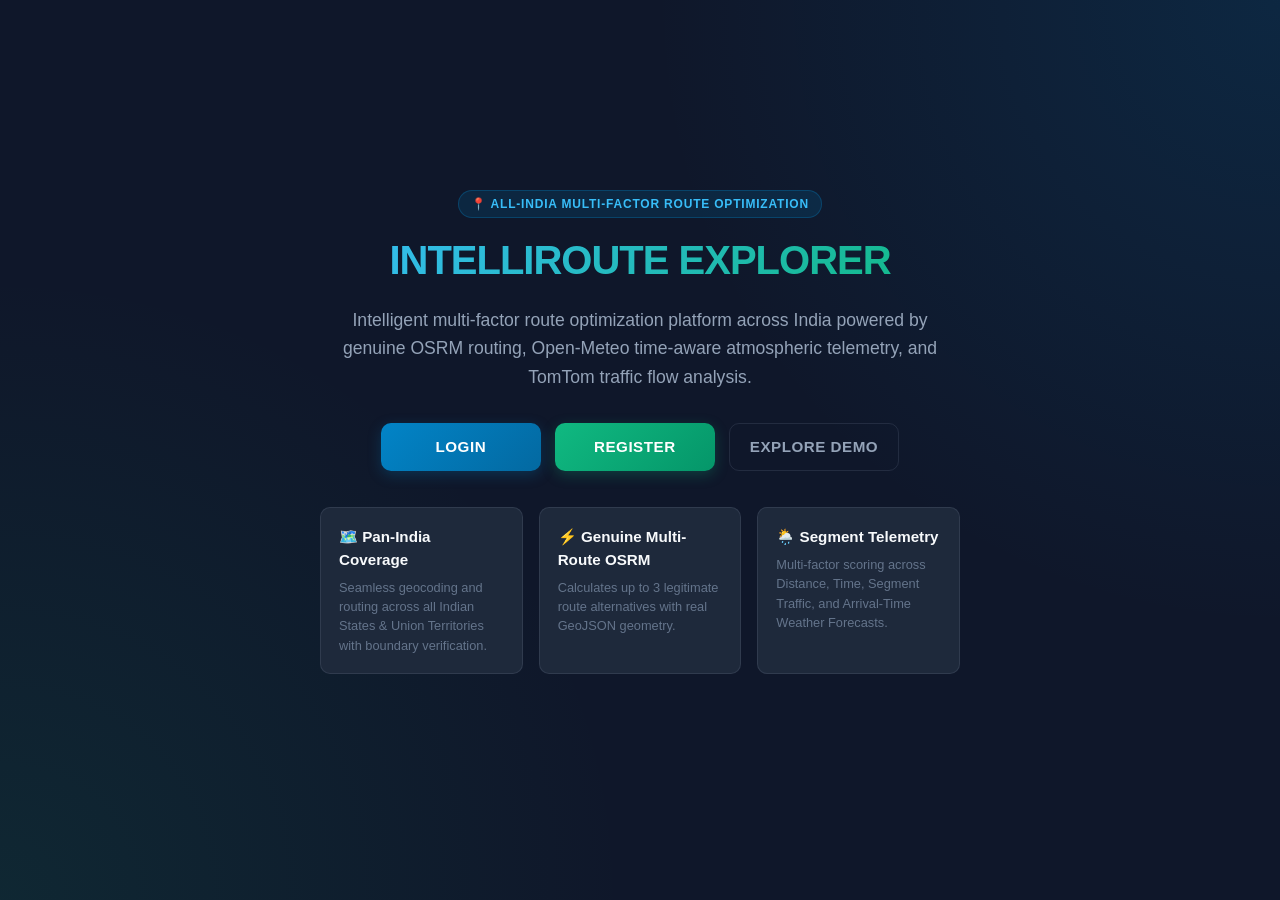
<file: target/classes/static/index.html>
<!DOCTYPE html>
<html lang="en">
<head>
  <meta charset="UTF-8">
  <meta name="viewport" content="width=device-width, initial-scale=1.0">
  <title>IntelliRoute Explorer - Intelligent Route Optimization</title>
  <link rel="stylesheet" href="css/style.css">
  <link rel="stylesheet" href="css/auth.css">
  <style>
    .hero-container {
      max-width: 680px;
      text-align: center;
      margin: 0 auto;
      padding: 60px 20px;
    }
    .hero-title {
      font-size: 2.5rem;
      font-weight: 800;
      letter-spacing: -1px;
      margin-bottom: 16px;
      background: linear-gradient(135deg, #38bdf8 0%, #10b981 100%);
      -webkit-background-clip: text;
      -webkit-text-fill-color: transparent;
    }
    .hero-desc {
      color: var(--text-secondary);
      font-size: 1.1rem;
      margin-bottom: 32px;
      line-height: 1.6;
    }
    .hero-features {
      display: grid;
      grid-template-columns: repeat(auto-fit, minmax(200px, 1fr));
      gap: 16px;
      margin: 36px 0;
      text-align: left;
    }
    .feature-card {
      background: var(--bg-surface);
      border: 1px solid var(--border-color);
      border-radius: var(--radius-md);
      padding: 18px;
    }
    .feature-card h4 {
      color: var(--text-primary);
      margin-bottom: 6px;
      font-size: 0.95rem;
    }
    .feature-card p {
      color: var(--text-muted);
      font-size: 0.8rem;
    }
    .hero-buttons {
      display: flex;
      gap: 14px;
      justify-content: center;
      flex-wrap: wrap;
    }
  </style>
</head>
<body>
  <div class="auth-wrapper">
    <div class="hero-container">
      <div class="brand-badge">📍 ALL-INDIA MULTI-FACTOR ROUTE OPTIMIZATION</div>
      <h1 class="hero-title">INTELLIROUTE EXPLORER</h1>
      <p class="hero-desc">
        Intelligent multi-factor route optimization platform across India powered by genuine OSRM routing, Open-Meteo time-aware atmospheric telemetry, and TomTom traffic flow analysis.
      </p>

      <div class="hero-buttons">
        <a href="login.html" class="btn btn-primary" style="min-width: 160px;">LOGIN</a>
        <a href="register.html" class="btn btn-accent" style="min-width: 160px;">REGISTER</a>
        <a href="dashboard.html" class="btn btn-outline" style="min-width: 160px;">EXPLORE DEMO</a>
      </div>

      <div class="hero-features">
        <div class="feature-card">
          <h4>🗺️ Pan-India Coverage</h4>
          <p>Seamless geocoding and routing across all Indian States & Union Territories with boundary verification.</p>
        </div>
        <div class="feature-card">
          <h4>⚡ Genuine Multi-Route OSRM</h4>
          <p>Calculates up to 3 legitimate route alternatives with real GeoJSON geometry.</p>
        </div>
        <div class="feature-card">
          <h4>🌦️ Segment Telemetry</h4>
          <p>Multi-factor scoring across Distance, Time, Segment Traffic, and Arrival-Time Weather Forecasts.</p>
        </div>
      </div>
    </div>
  </div>

  <script src="js/auth.js"></script>
  <script>
    document.addEventListener('DOMContentLoaded', () => {
      if (Auth.isAuthenticated()) {
        window.location.href = 'dashboard.html';
      }
    });
  </script>
</body>
</html>
</file>
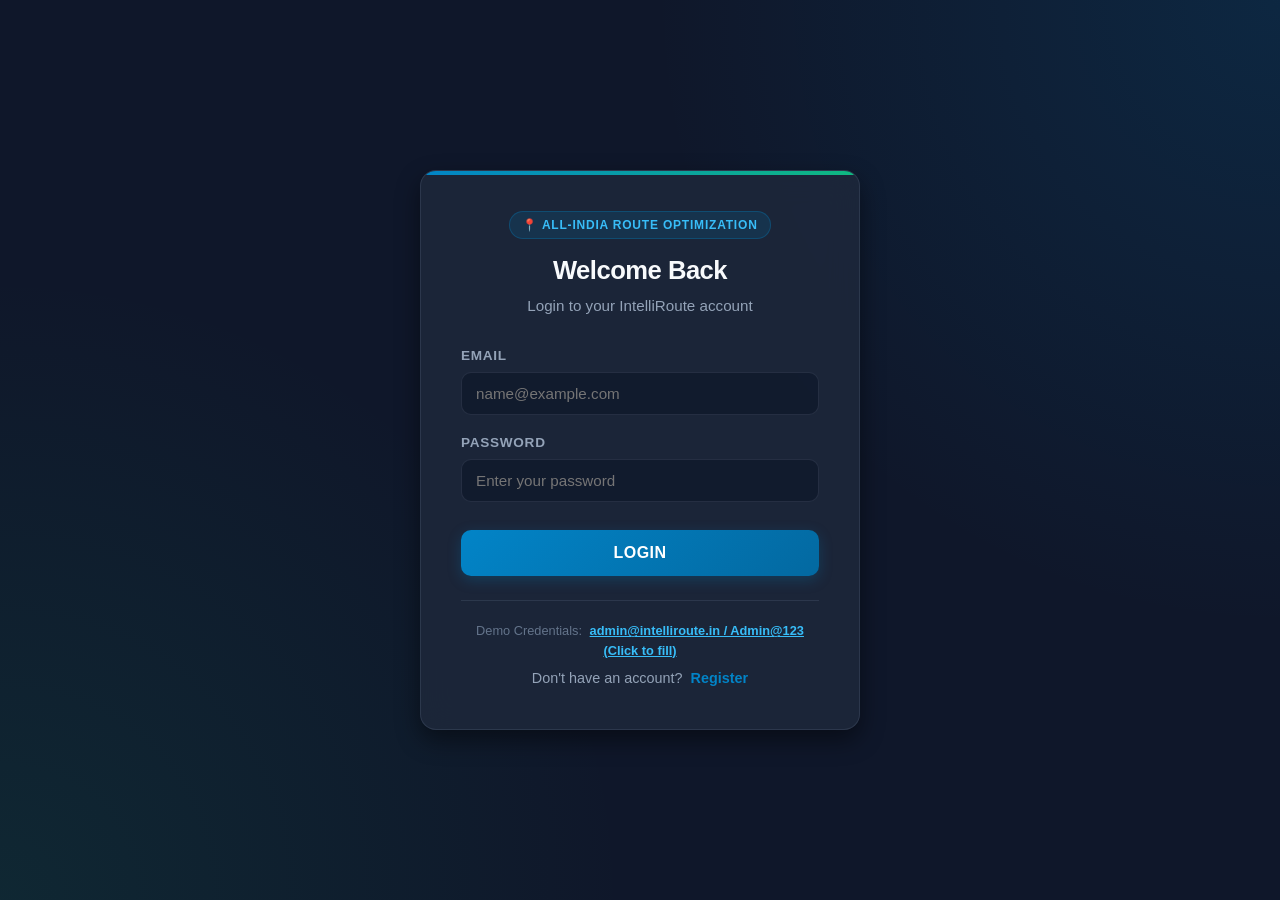
<file: target/classes/static/login.html>
<!DOCTYPE html>
<html lang="en">
<head>
  <meta charset="UTF-8">
  <meta name="viewport" content="width=device-width, initial-scale=1.0">
  <title>Login - IntelliRoute Explorer</title>
  <link rel="stylesheet" href="css/style.css">
  <link rel="stylesheet" href="css/auth.css">
</head>
<body>
  <div class="auth-wrapper">
    <div class="auth-card">
      <div class="auth-header">
        <div class="brand-badge">📍 ALL-INDIA ROUTE OPTIMIZATION</div>
        <h1 class="auth-title">Welcome Back</h1>
        <p class="auth-subtitle">Login to your IntelliRoute account</p>
      </div>

      <div id="alertBox" class="alert" style="display: none;"></div>

      <form id="loginForm" class="auth-form">
        <div class="form-group">
          <label class="form-label" for="email">Email</label>
          <input type="email" id="email" class="form-input" placeholder="name@example.com" required autocomplete="email">
        </div>

        <div class="form-group">
          <label class="form-label" for="password">Password</label>
          <input type="password" id="password" class="form-input" placeholder="Enter your password" required autocomplete="current-password">
        </div>

        <button type="submit" id="submitBtn" class="btn btn-primary btn-submit">
          LOGIN
        </button>
      </form>

      <div class="auth-footer">
        <div style="margin-bottom: 8px; font-size: 0.8rem; color: var(--text-muted);">
          Demo Credentials: <a href="javascript:void(0)" onclick="document.getElementById('email').value='admin@intelliroute.in';document.getElementById('password').value='Admin@123';" style="color: #38bdf8; text-decoration: underline;">admin@intelliroute.in / Admin@123 (Click to fill)</a>
        </div>
        Don't have an account? <a href="register.html">Register</a>
      </div>
    </div>
  </div>

  <script src="js/auth.js"></script>
</body>
</html>
</file>
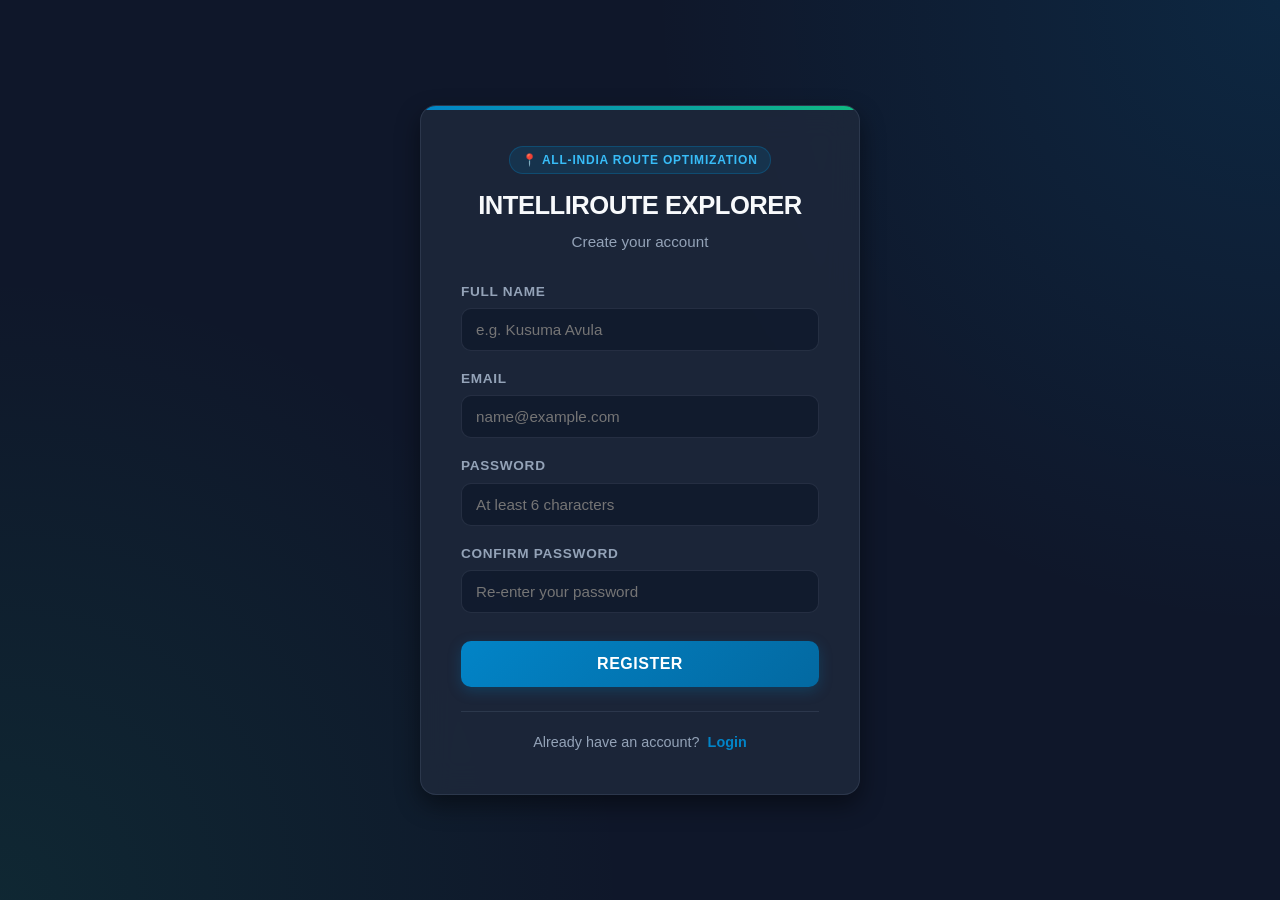
<file: target/classes/static/register.html>
<!DOCTYPE html>
<html lang="en">
<head>
  <meta charset="UTF-8">
  <meta name="viewport" content="width=device-width, initial-scale=1.0">
  <title>Register - IntelliRoute Explorer</title>
  <link rel="stylesheet" href="css/style.css">
  <link rel="stylesheet" href="css/auth.css">
</head>
<body>
  <div class="auth-wrapper">
    <div class="auth-card">
      <div class="auth-header">
        <div class="brand-badge">📍 ALL-INDIA ROUTE OPTIMIZATION</div>
        <h1 class="auth-title">INTELLIROUTE EXPLORER</h1>
        <p class="auth-subtitle">Create your account</p>
      </div>

      <div id="alertBox" class="alert" style="display: none;"></div>

      <form id="registerForm" class="auth-form">
        <div class="form-group">
          <label class="form-label" for="name">Full Name</label>
          <input type="text" id="name" class="form-input" placeholder="e.g. Kusuma Avula" required autocomplete="name">
        </div>

        <div class="form-group">
          <label class="form-label" for="email">Email</label>
          <input type="email" id="email" class="form-input" placeholder="name@example.com" required autocomplete="email">
        </div>

        <div class="form-group">
          <label class="form-label" for="password">Password</label>
          <input type="password" id="password" class="form-input" placeholder="At least 6 characters" required autocomplete="new-password">
        </div>

        <div class="form-group">
          <label class="form-label" for="confirmPassword">Confirm Password</label>
          <input type="password" id="confirmPassword" class="form-input" placeholder="Re-enter your password" required autocomplete="new-password">
        </div>

        <button type="submit" id="submitBtn" class="btn btn-primary btn-submit">
          REGISTER
        </button>
      </form>

      <div class="auth-footer">
        Already have an account? <a href="login.html">Login</a>
      </div>
    </div>
  </div>

  <script src="js/auth.js"></script>
</body>
</html>
</file>
<file: target/classes/static/css/style.css>
/* IntelliRoute Explorer - Modern Design System */
:root {
  --primary: #0284c7;
  --primary-hover: #0369a1;
  --primary-glow: rgba(2, 132, 199, 0.25);
  --accent: #10b981;
  --accent-hover: #059669;
  --accent-glow: rgba(16, 185, 129, 0.25);
  --warning: #f59e0b;
  --danger: #ef4444;
  --info: #3b82f6;

  --bg-dark: #0f172a;
  --bg-surface: #1e293b;
  --bg-surface-elevated: #334155;
  --bg-card: rgba(30, 41, 59, 0.85);

  --text-primary: #f8fafc;
  --text-secondary: #94a3b8;
  --text-muted: #64748b;

  --border-color: rgba(148, 163, 184, 0.15);
  --border-focus: rgba(2, 132, 199, 0.5);

  --radius-sm: 6px;
  --radius-md: 10px;
  --radius-lg: 16px;
  --radius-full: 9999px;

  --shadow-sm: 0 1px 3px rgba(0, 0, 0, 0.3);
  --shadow-md: 0 4px 12px rgba(0, 0, 0, 0.35);
  --shadow-lg: 0 10px 25px rgba(0, 0, 0, 0.45);
  --shadow-glow: 0 0 20px rgba(2, 132, 199, 0.3);

  --transition-fast: 0.15s ease;
  --transition-normal: 0.25s ease;
}

* {
  box-sizing: border-box;
  margin: 0;
  padding: 0;
}

body {
  font-family: 'Segoe UI', -apple-system, BlinkMacSystemFont, Roboto, Helvetica, Arial, sans-serif;
  background-color: var(--bg-dark);
  color: var(--text-primary);
  min-height: 100vh;
  line-height: 1.5;
  -webkit-font-smoothing: antialiased;
}

a {
  color: var(--primary);
  text-decoration: none;
  transition: color var(--transition-fast);
}

a:hover {
  color: #38bdf8;
  text-decoration: underline;
}

/* Button styles */
.btn {
  display: inline-flex;
  align-items: center;
  justify-content: center;
  gap: 8px;
  padding: 12px 20px;
  font-size: 0.95rem;
  font-weight: 600;
  border-radius: var(--radius-md);
  border: none;
  cursor: pointer;
  transition: all var(--transition-normal);
  text-transform: uppercase;
  letter-spacing: 0.5px;
}

.btn-primary {
  background: linear-gradient(135deg, #0284c7 0%, #0369a1 100%);
  color: #ffffff;
  box-shadow: 0 4px 14px var(--primary-glow);
}

.btn-primary:hover {
  background: linear-gradient(135deg, #0369a1 0%, #075985 100%);
  transform: translateY(-1px);
  box-shadow: 0 6px 18px var(--primary-glow);
}

.btn-accent {
  background: linear-gradient(135deg, #10b981 0%, #059669 100%);
  color: #ffffff;
  box-shadow: 0 4px 14px var(--accent-glow);
}

.btn-accent:hover {
  background: linear-gradient(135deg, #059669 0%, #047857 100%);
  transform: translateY(-1px);
  box-shadow: 0 6px 18px var(--accent-glow);
}

.btn-outline {
  background: transparent;
  border: 1px solid var(--border-color);
  color: var(--text-secondary);
}

.btn-outline:hover {
  border-color: var(--primary);
  color: var(--text-primary);
  background: rgba(2, 132, 199, 0.1);
}

.btn:disabled {
  opacity: 0.5;
  cursor: not-allowed;
  transform: none !important;
}

/* Form inputs */
.form-group {
  margin-bottom: 18px;
  position: relative;
}

.form-label {
  display: block;
  font-size: 0.85rem;
  font-weight: 600;
  text-transform: uppercase;
  letter-spacing: 0.7px;
  color: var(--text-secondary);
  margin-bottom: 6px;
}

.form-input, .form-select {
  width: 100%;
  padding: 12px 14px;
  background-color: rgba(15, 23, 42, 0.7);
  border: 1px solid var(--border-color);
  border-radius: var(--radius-md);
  color: var(--text-primary);
  font-size: 0.95rem;
  transition: border-color var(--transition-fast), box-shadow var(--transition-fast);
}

.form-input:focus, .form-select:focus {
  outline: none;
  border-color: var(--primary);
  box-shadow: 0 0 0 3px var(--primary-glow);
  background-color: rgba(15, 23, 42, 0.95);
}

.form-select {
  cursor: pointer;
  appearance: none;
  background-image: url("data:image/svg+xml;charset=UTF-8,%3csvg xmlns='http://www.w3.org/2000/svg' viewBox='0 0 24 24' fill='none' stroke='%2394a3b8' stroke-width='2' stroke-linecap='round' stroke-linejoin='round'%3e%3cpolyline points='6 9 12 15 18 9'%3e%3c/polyline%3e%3c/svg%3e");
  background-repeat: no-repeat;
  background-position: right 14px center;
  background-size: 16px;
  padding-right: 40px;
}

/* Badges */
.badge {
  display: inline-flex;
  align-items: center;
  gap: 5px;
  padding: 4px 10px;
  font-size: 0.75rem;
  font-weight: 700;
  border-radius: var(--radius-full);
  text-transform: uppercase;
  letter-spacing: 0.5px;
}

.badge-success {
  background: rgba(16, 185, 129, 0.15);
  color: #34d399;
  border: 1px solid rgba(16, 185, 129, 0.3);
}

.badge-warning {
  background: rgba(245, 158, 11, 0.15);
  color: #fbbf24;
  border: 1px solid rgba(245, 158, 11, 0.3);
}

.badge-danger {
  background: rgba(239, 68, 68, 0.15);
  color: #f87171;
  border: 1px solid rgba(239, 68, 68, 0.3);
}

.badge-info {
  background: rgba(59, 130, 246, 0.15);
  color: #60a5fa;
  border: 1px solid rgba(59, 130, 246, 0.3);
}

.badge-ap {
  background: linear-gradient(135deg, rgba(2, 132, 199, 0.2), rgba(16, 185, 129, 0.2));
  color: #38bdf8;
  border: 1px solid rgba(2, 132, 199, 0.35);
}

/* Alerts */
.alert {
  padding: 12px 16px;
  border-radius: var(--radius-md);
  font-size: 0.9rem;
  margin-bottom: 16px;
  display: flex;
  align-items: center;
  gap: 10px;
}

.alert-danger {
  background: rgba(239, 68, 68, 0.15);
  border: 1px solid rgba(239, 68, 68, 0.3);
  color: #fca5a5;
}

.alert-success {
  background: rgba(16, 185, 129, 0.15);
  border: 1px solid rgba(16, 185, 129, 0.3);
  color: #6ee7b7;
}

.alert-info {
  background: rgba(59, 130, 246, 0.15);
  border: 1px solid rgba(59, 130, 246, 0.3);
  color: #93c5fd;
}
</file>
<file: target/classes/static/css/auth.css>
/* Auth Pages Styling */
.auth-wrapper {
  display: flex;
  align-items: center;
  justify-content: center;
  min-height: 100vh;
  padding: 24px;
  background: radial-gradient(circle at top right, rgba(2, 132, 199, 0.15), transparent 40%),
              radial-gradient(circle at bottom left, rgba(16, 185, 129, 0.1), transparent 40%),
              var(--bg-dark);
}

.auth-card {
  width: 100%;
  max-width: 440px;
  background: var(--bg-card);
  backdrop-filter: blur(16px);
  border: 1px solid var(--border-color);
  border-radius: var(--radius-lg);
  padding: 40px;
  box-shadow: var(--shadow-lg);
  position: relative;
  overflow: hidden;
}

.auth-card::before {
  content: '';
  position: absolute;
  top: 0;
  left: 0;
  right: 0;
  height: 4px;
  background: linear-gradient(90deg, #0284c7, #10b981, #0284c7);
  background-size: 200% 100%;
  animation: barGlow 4s linear infinite;
}

@keyframes barGlow {
  0% { background-position: 0% 0%; }
  100% { background-position: 200% 0%; }
}

.auth-header {
  text-align: center;
  margin-bottom: 28px;
}

.brand-badge {
  display: inline-flex;
  align-items: center;
  gap: 6px;
  background: rgba(2, 132, 199, 0.15);
  border: 1px solid rgba(2, 132, 199, 0.3);
  color: #38bdf8;
  font-size: 0.75rem;
  font-weight: 700;
  padding: 4px 12px;
  border-radius: var(--radius-full);
  margin-bottom: 12px;
  letter-spacing: 0.8px;
}

.auth-title {
  font-size: 1.6rem;
  font-weight: 800;
  letter-spacing: -0.5px;
  color: var(--text-primary);
  margin-bottom: 6px;
}

.auth-subtitle {
  color: var(--text-secondary);
  font-size: 0.95rem;
}

.auth-form .btn-submit {
  width: 100%;
  padding: 14px;
  font-size: 1rem;
  margin-top: 10px;
}

.auth-footer {
  text-align: center;
  margin-top: 24px;
  font-size: 0.9rem;
  color: var(--text-secondary);
  border-top: 1px solid var(--border-color);
  padding-top: 20px;
}

.auth-footer a {
  font-weight: 600;
  margin-left: 4px;
}
</file>
